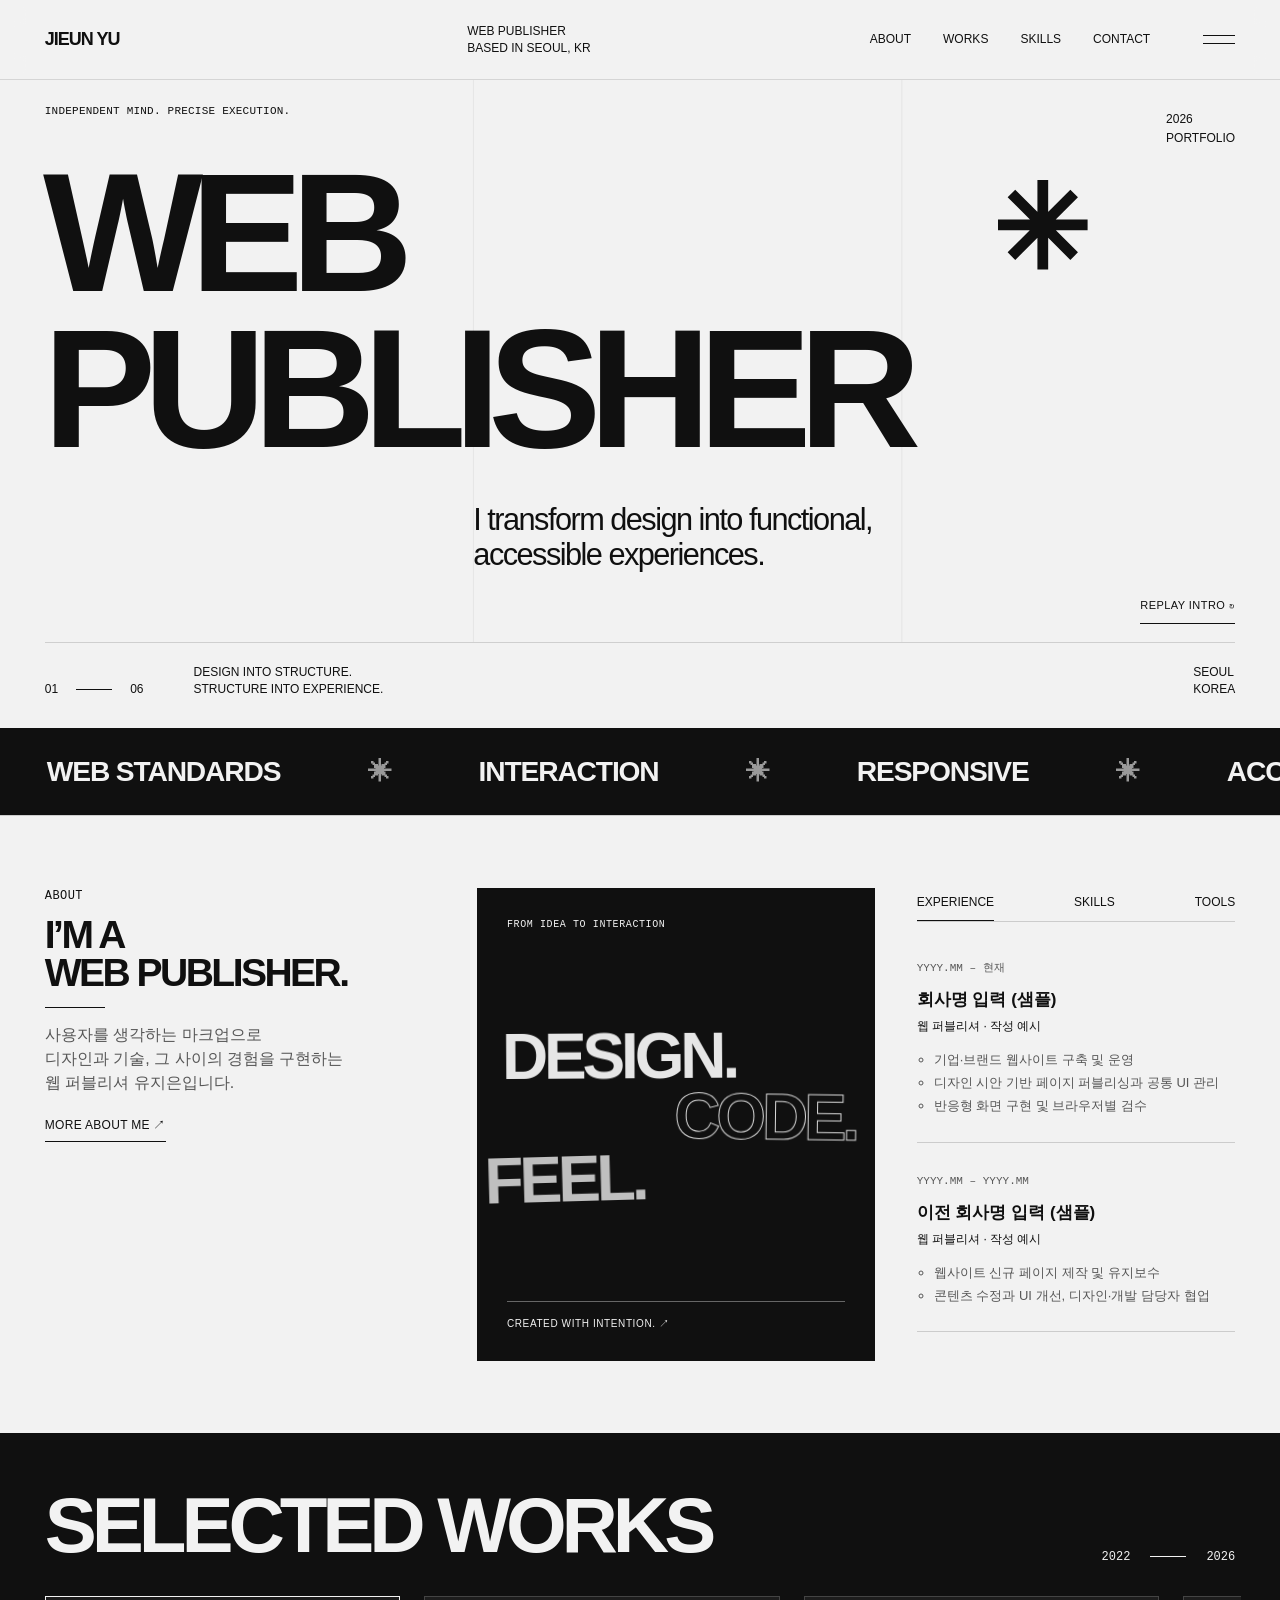
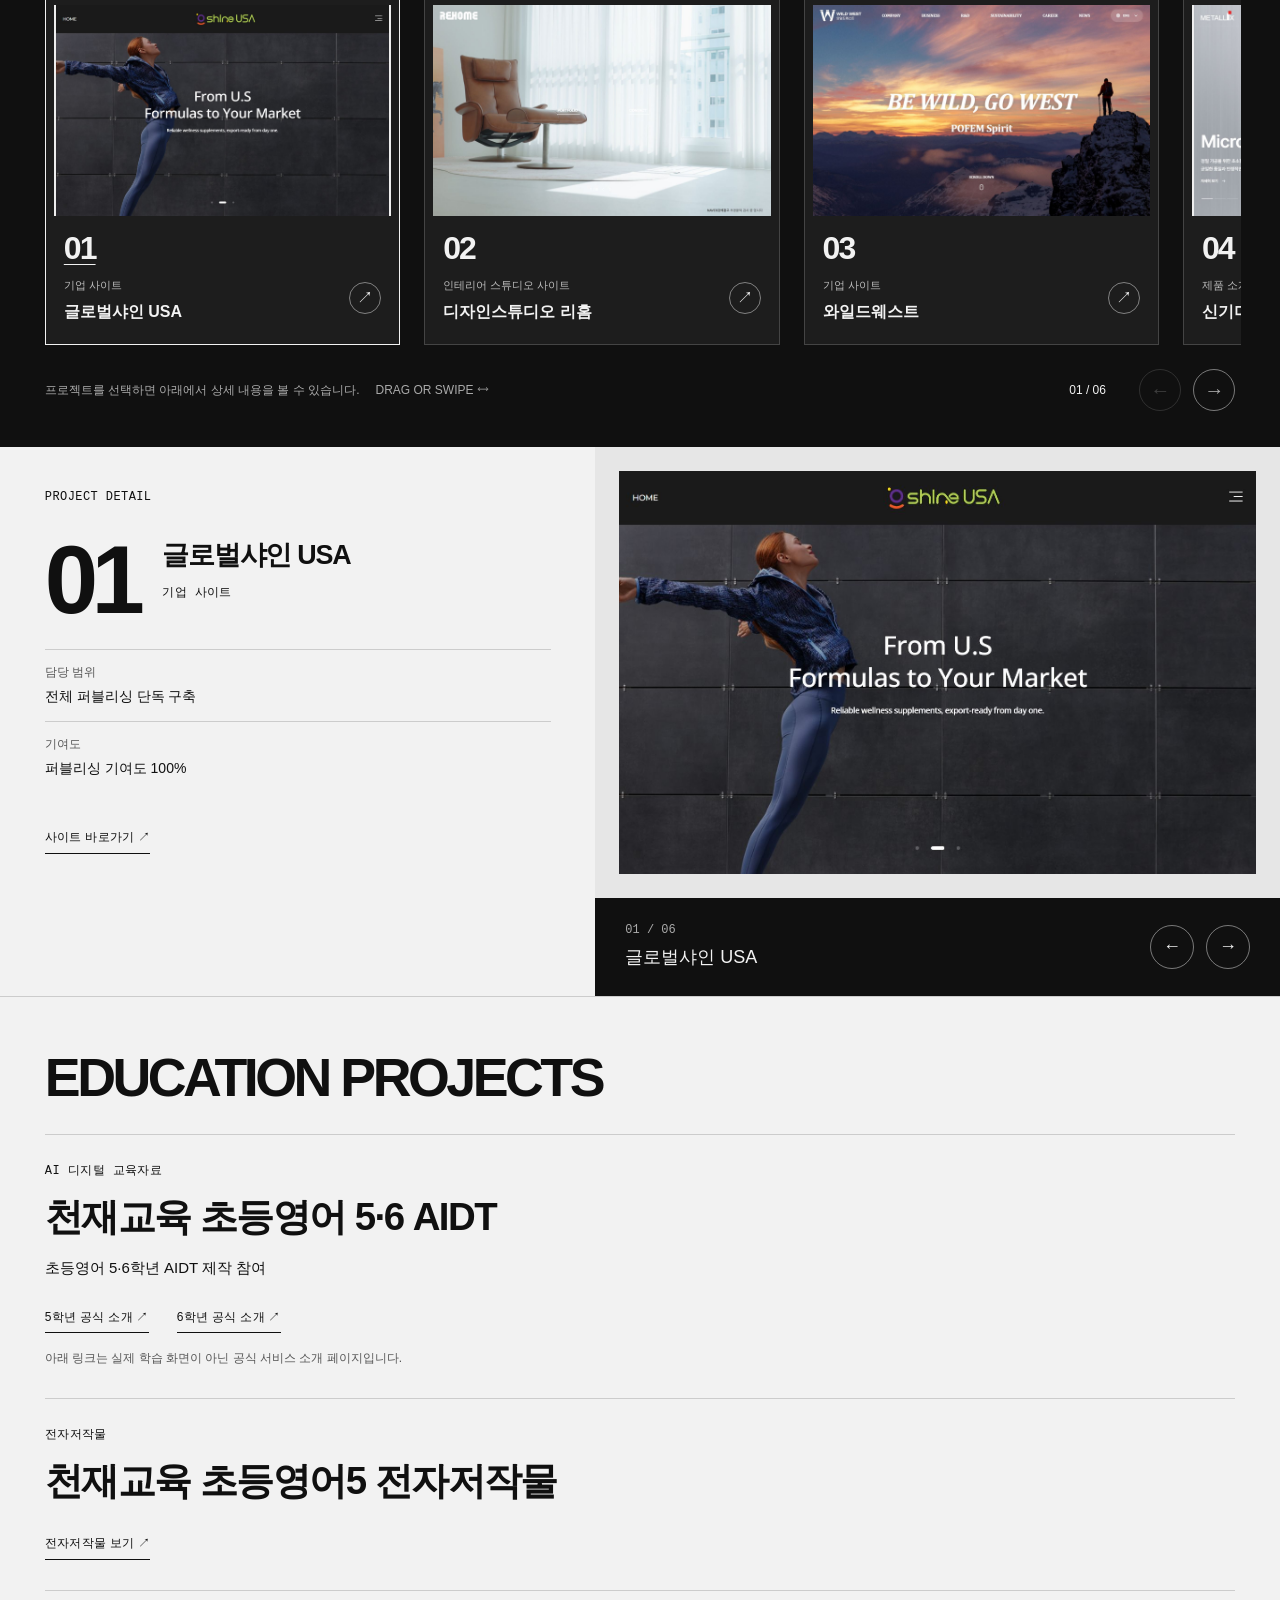
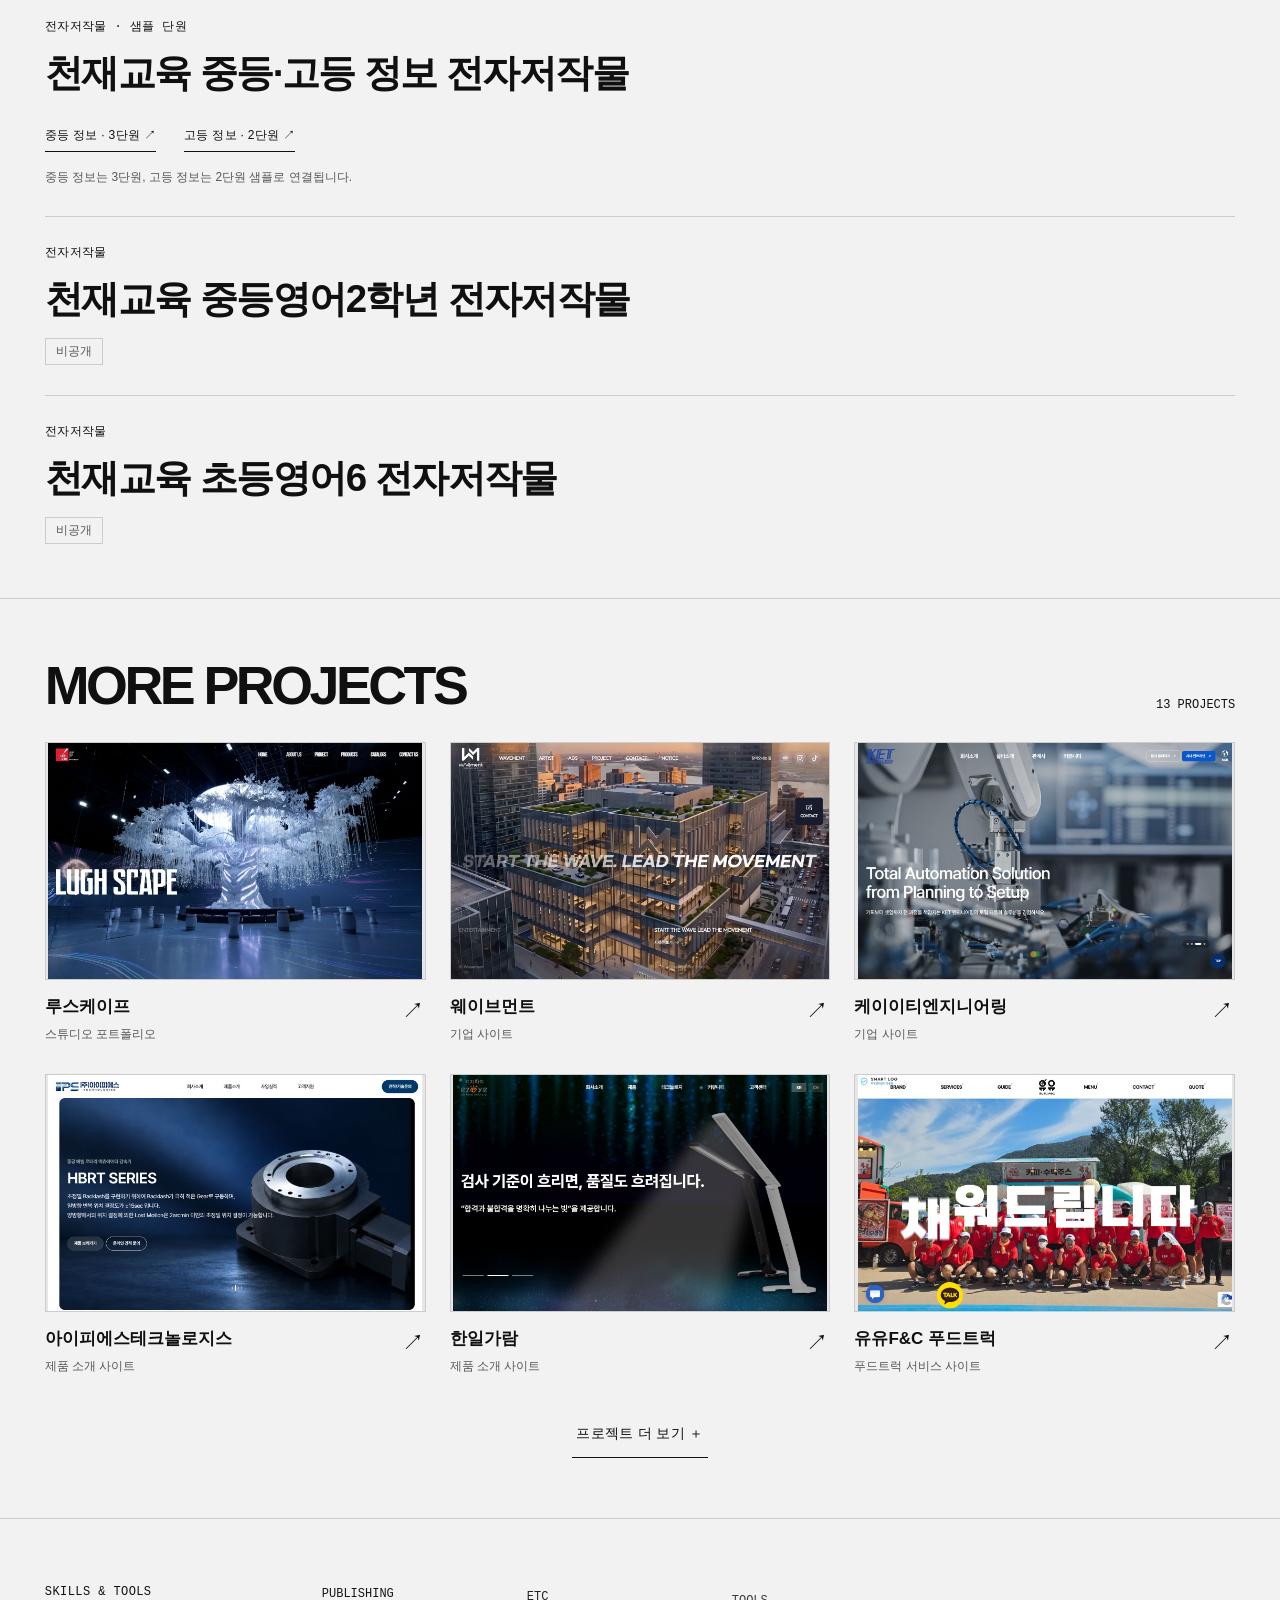
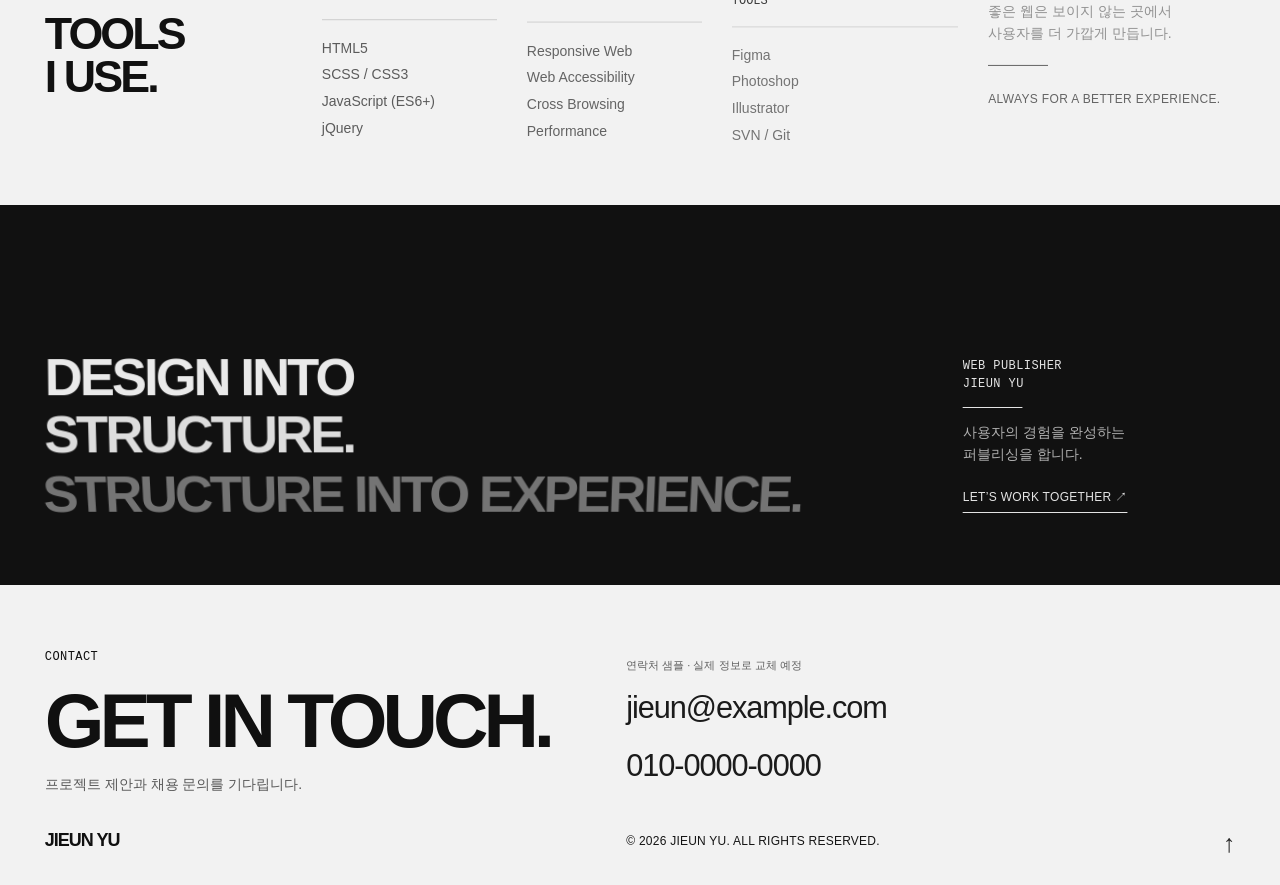
<file: index.html>
<!doctype html>
<html lang="ko"><head><meta charset="utf-8"><meta name="viewport" content="width=device-width,initial-scale=1"><title>JIEUN YU — Web Publisher</title><meta name="description" content="디자인과 기술, 그 사이의 경험을 구현하는 웹 퍼블리셔 유지은의 포트폴리오."><link rel="icon" href="data:image/svg+xml,%3Csvg xmlns='http://www.w3.org/2000/svg' viewBox='0 0 40 40'%3E%3Crect width='40' height='40' fill='%23111'/%3E%3Ctext x='5' y='29' fill='%23f3f1ec' font-family='Arial' font-size='25'%3EJY%3C/text%3E%3C/svg%3E"><link rel="stylesheet" href="css/style.css"></head>
<body><a class="skip-link" href="#main">본문으로 바로가기</a>
<header class="header"><a class="brand" href="#top">JIEUN YU</a><span class="header-role">WEB PUBLISHER<br>BASED IN SEOUL, KR</span><nav aria-label="주요 메뉴"><a href="#about">ABOUT</a><a href="#works">WORKS</a><a href="#skills">SKILLS</a><a href="#contact">CONTACT</a></nav><button class="menu-toggle" aria-label="전체 메뉴 열기" aria-expanded="false" aria-controls="menu-panel"><span></span><span></span></button><div id="menu-panel" hidden><a href="#about">About</a><a href="#works">Selected Works</a><a href="#featured">Project Detail</a><a href="#skills">Skills & Tools</a><a href="#contact">Contact</a></div></header>
<main id="main"><section class="hero" id="top" aria-labelledby="hero-title"><div class="hero-grid" aria-hidden="true"></div><svg class="hero-mark" viewBox="0 0 100 100" aria-hidden="true"><path d="M50 0V100M0 50H100M15 15L85 85M15 85L85 15" fill="none" stroke="currentColor" stroke-width="12"/></svg><span class="hero-kicker">INDEPENDENT MIND. PRECISE EXECUTION.</span><button class="motion-replay" type="button" hidden aria-label="타이포 모션 다시 보기">REPLAY INTRO ↻</button><div class="hero-content"><h1 id="hero-title"><span class="type-mask"><span class="hero-word">WEB</span></span><span class="type-mask"><span class="hero-word">PUBLISHER</span></span></h1><p class="hero-intro">I transform design into functional,<br> accessible experiences.</p></div><div class="hero-side"><span>2026<br>PORTFOLIO</span><a href="#about" aria-label="소개 섹션으로 이동"><span class="scroll-line"></span><span class="circle">↓</span><small>SCROLL</small></a></div><div class="hero-bottom"><span>01 <i></i> 06</span><p>DESIGN INTO STRUCTURE.<br>STRUCTURE INTO EXPERIENCE.</p><span>SEOUL<br>KOREA</span></div></section>
<div class="discipline-band" aria-hidden="true"><div class="discipline-track"><span>WEB STANDARDS</span><i>✳</i><span>INTERACTION</span><i>✳</i><span>RESPONSIVE</span><i>✳</i><span>ACCESSIBILITY</span><i>✳</i></div></div><section class="about section" id="about" aria-labelledby="about-title"><div class="about-intro"><span class="eyebrow">ABOUT</span><h2 id="about-title">I’M A<br>WEB PUBLISHER.</h2><span class="short-rule"></span><p>사용자를 생각하는 마크업으로<br>디자인과 기술, 그 사이의 경험을 구현하는<br>웹 퍼블리셔 유지은입니다.</p><a class="text-link" href="#about-panel">MORE ABOUT ME ↗</a></div><div class="about-type" aria-label="Design. Code. Experience."><span class="eyebrow">FROM IDEA TO INTERACTION</span><div aria-hidden="true"><span class="about-type-line">DESIGN.</span><span class="about-type-line outline-type">CODE.</span><span class="about-type-line">FEEL.</span></div><span class="type-signature">CREATED WITH INTENTION. ↗</span></div><div class="about-info"><div class="about-tabs" role="tablist" aria-label="소개 상세"><button role="tab" id="tab-experience" aria-selected="true" aria-controls="about-panel" data-tab="experience">EXPERIENCE</button><button role="tab" id="tab-skills" aria-selected="false" aria-controls="about-panel" tabindex="-1" data-tab="skills">SKILLS</button><button role="tab" id="tab-tools" aria-selected="false" aria-controls="about-panel" tabindex="-1" data-tab="tools">TOOLS</button></div><div id="about-panel" role="tabpanel" aria-labelledby="tab-experience" tabindex="0"><ol class="experience-list"><li><span>01</span><p>다양한 화면에서 일관된 경험<br>반응형 웹사이트 구축</p></li><li><span>02</span><p>웹 표준, 웹 접근성을 고려한 마크업<br>반응형 웹, 인터랙션 구현</p></li><li><span>03</span><p>사용자 경험을 고려한<br>유지보수 및 코드 개선</p></li></ol></div></div></section>
<section class="works section" id="works" aria-labelledby="works-title"><div class="works-heading"><h2 id="works-title">SELECTED WORKS</h2><span>2022 <i></i> 2026</span></div><div class="works-window"><div class="works-track">
</div></div><div class="works-foot"><span>프로젝트를 선택하면 아래에서 상세 내용을 볼 수 있습니다.</span><span>SCROLL TO EXPLORE ⟶</span></div></section>
<section class="featured" id="featured" aria-labelledby="featured-title"><div class="featured-copy"><span class="eyebrow">PROJECT DETAIL</span><div class="featured-title"><span class="feature-number" id="feature-number"></span><div><h2 id="featured-title"></h2><span class="eyebrow" id="feature-category"></span></div></div><div class="featured-description"><a class="text-link" id="feature-link">사이트 바로가기 ↗</a></div></div><div class="featured-image"><img id="feature-image" alt="" width="1440" height="900" loading="lazy"></div><div class="featured-aside" role="group" aria-label="프로젝트 탐색"><div class="feature-summary"><span class="feature-count" id="feature-count"></span><p id="feature-project-name"></p></div><div class="feature-controls"><button type="button" class="circle" id="feature-prev" aria-label="이전 프로젝트">←</button><button type="button" class="circle" id="feature-next" aria-label="다음 프로젝트">→</button></div><span class="sr-only" id="feature-status" role="status" aria-live="polite"></span></div></section>
<section class="more-projects section" id="more-projects" aria-labelledby="more-title"><div class="more-heading"><h2 id="more-title">MORE PROJECTS</h2><span>10 PROJECTS</span></div><div class="more-grid" id="more-grid"></div><button class="more-toggle text-link" type="button" aria-expanded="false" aria-controls="more-grid">프로젝트 더 보기 <span aria-hidden="true">＋</span></button><span class="sr-only" id="more-status" role="status"></span></section>
<noscript><p class="section">프로젝트 목록을 보려면 JavaScript를 활성화해 주세요.</p></noscript>
<section class="skills section" id="skills" aria-labelledby="skills-title"><div><span class="eyebrow">SKILLS & TOOLS</span><h2 id="skills-title">TOOLS<br>I USE.</h2></div><div><h3>PUBLISHING</h3><ul><li>HTML5</li><li>SCSS / CSS3</li><li>JavaScript (ES6+)</li><li>jQuery</li></ul></div><div><h3>ETC</h3><ul><li>Responsive Web</li><li>Web Accessibility</li><li>Cross Browsing</li><li>Performance</li></ul></div><div><h3>TOOLS</h3><ul><li>Figma</li><li>Photoshop</li><li>Illustrator</li><li>SVN / Git</li></ul></div><div class="skills-note"><p>좋은 웹은 보이지 않는 곳에서<br>사용자를 더 가깝게 만듭니다.</p><span class="short-rule"></span><small>ALWAYS FOR A BETTER EXPERIENCE.</small></div></section>
<section class="statement section" aria-labelledby="statement-title"><h2 id="statement-title">DESIGN INTO<br>STRUCTURE.<br>STRUCTURE INTO EXPERIENCE.</h2><div><span class="eyebrow">WEB PUBLISHER<br>JIEUN YU</span><span class="short-rule"></span><p>사용자의 경험을 완성하는<br>퍼블리싱을 합니다.</p><a class="text-link" href="#contact">LET’S WORK TOGETHER ↗</a></div></section>
<footer class="footer section" id="contact"><div class="contact-heading"><span class="eyebrow">CONTACT</span><h2>GET IN TOUCH.</h2><p>프로젝트 제안과 채용 문의를 기다립니다.</p></div><a class="brand" href="#top">JIEUN YU</a><span>© 2026 JIEUN YU. ALL RIGHTS RESERVED.</span><div id="contact-links"><span class="contact-pending">연락처 업데이트 예정</span></div><a href="#top" class="back-top" aria-label="맨 위로 이동">↑</a></footer></main><div class="cursor" aria-hidden="true">VIEW ↗</div><script src="js/content.js"></script><script src="vendor/gsap.min.js"></script><script src="vendor/ScrollTrigger.min.js"></script><script src="js/main.js"></script></body></html>
</file>
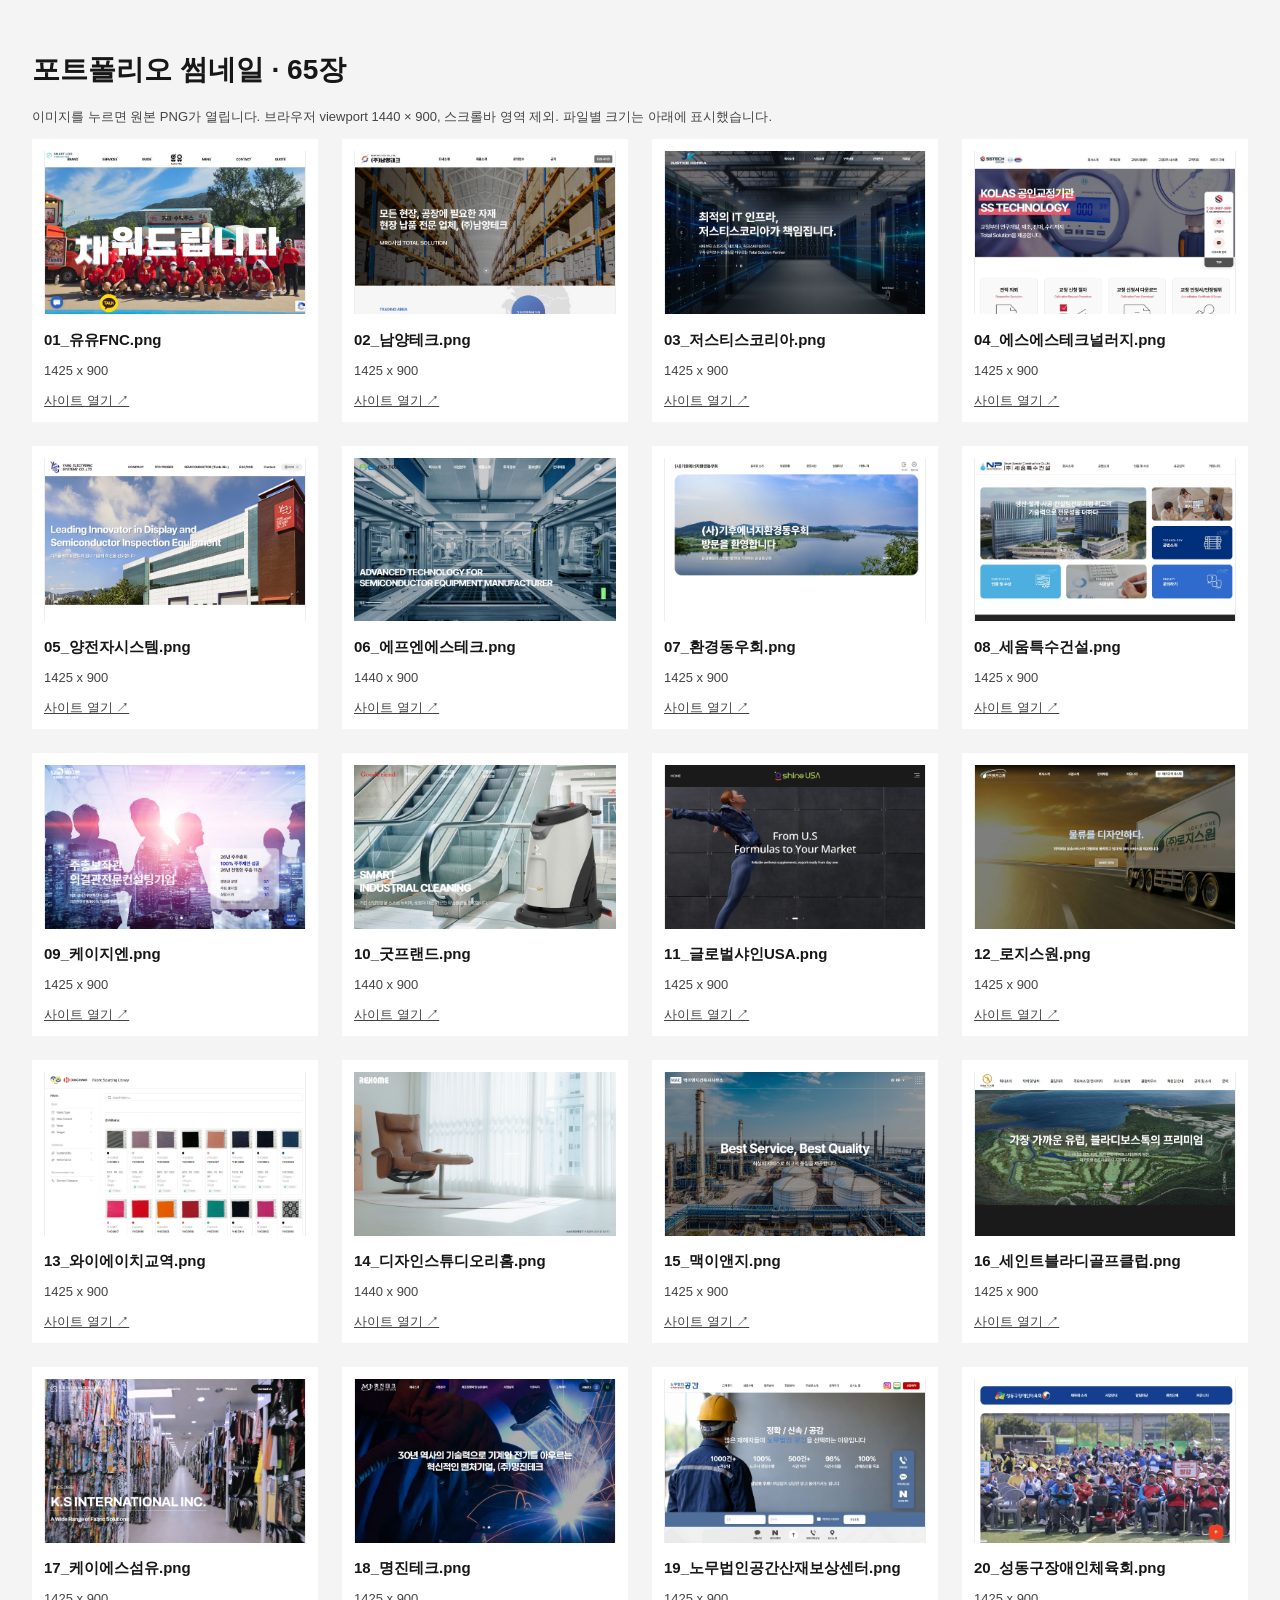
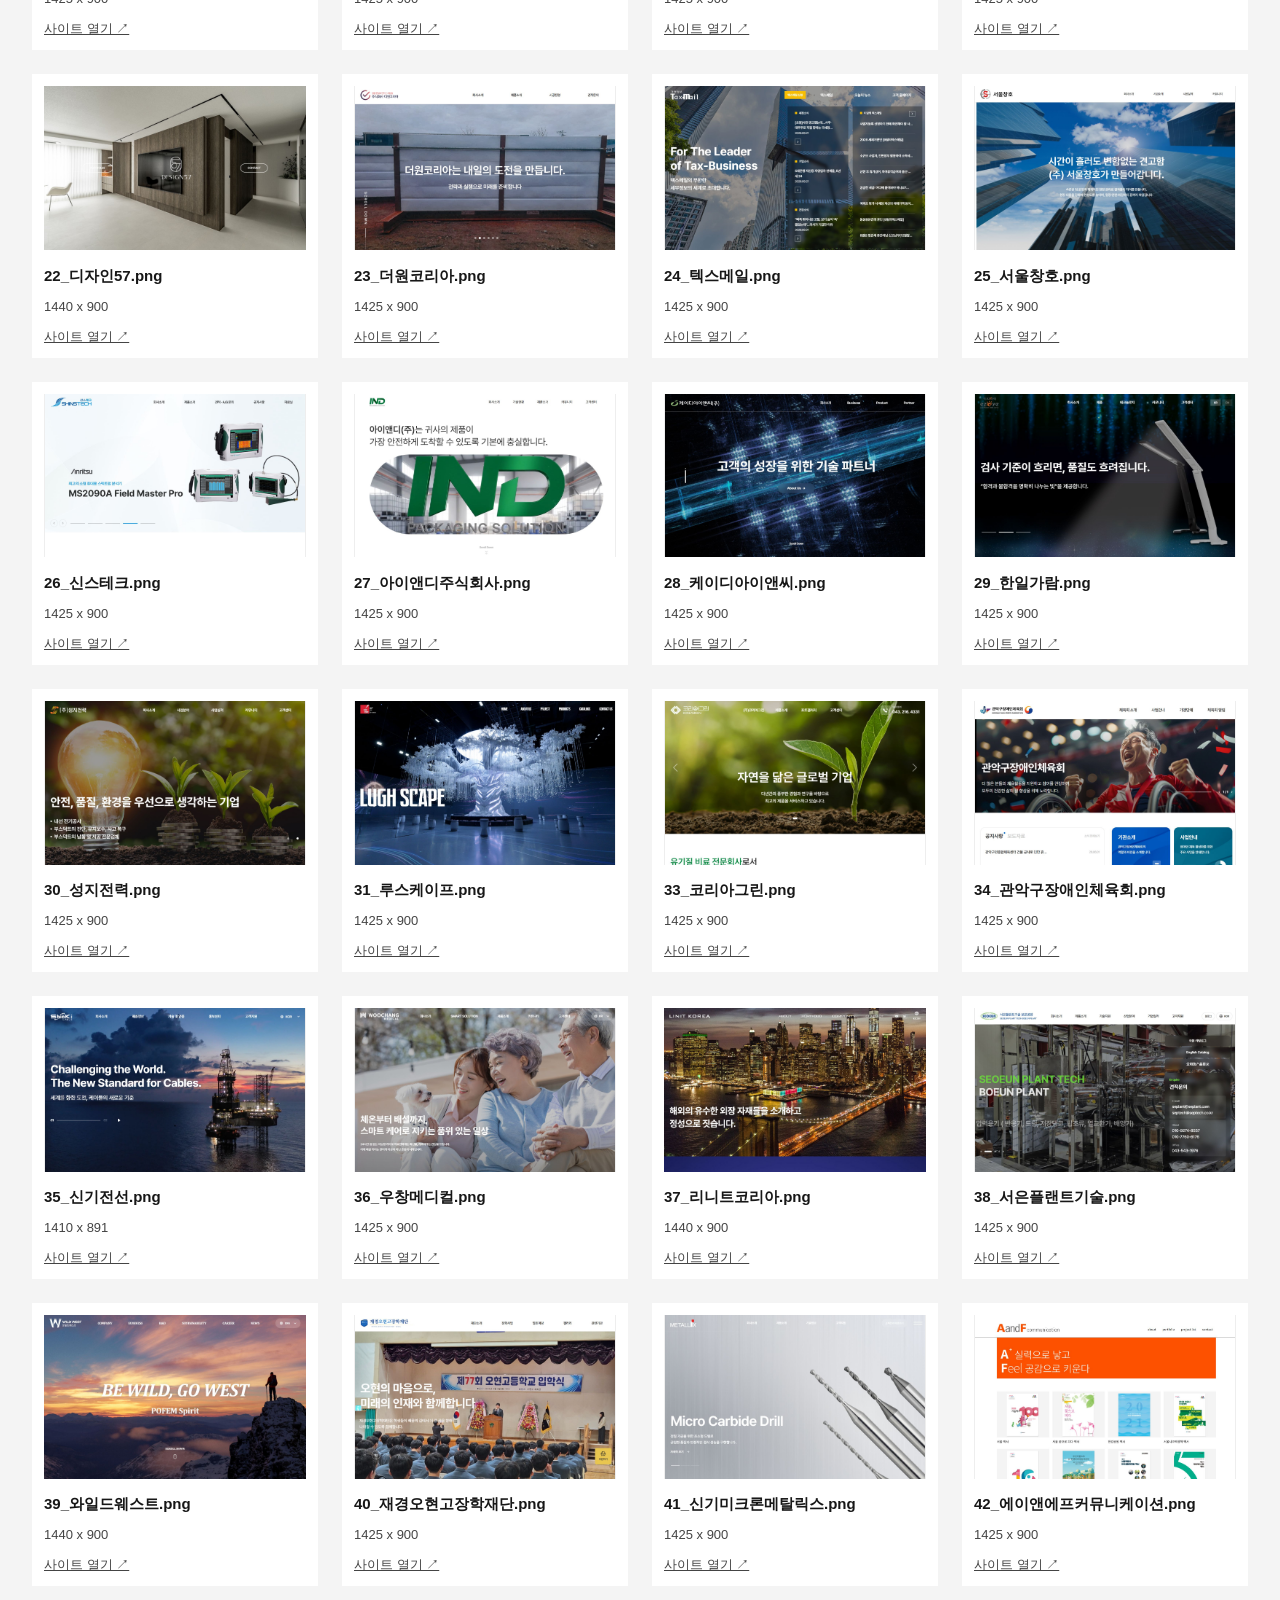
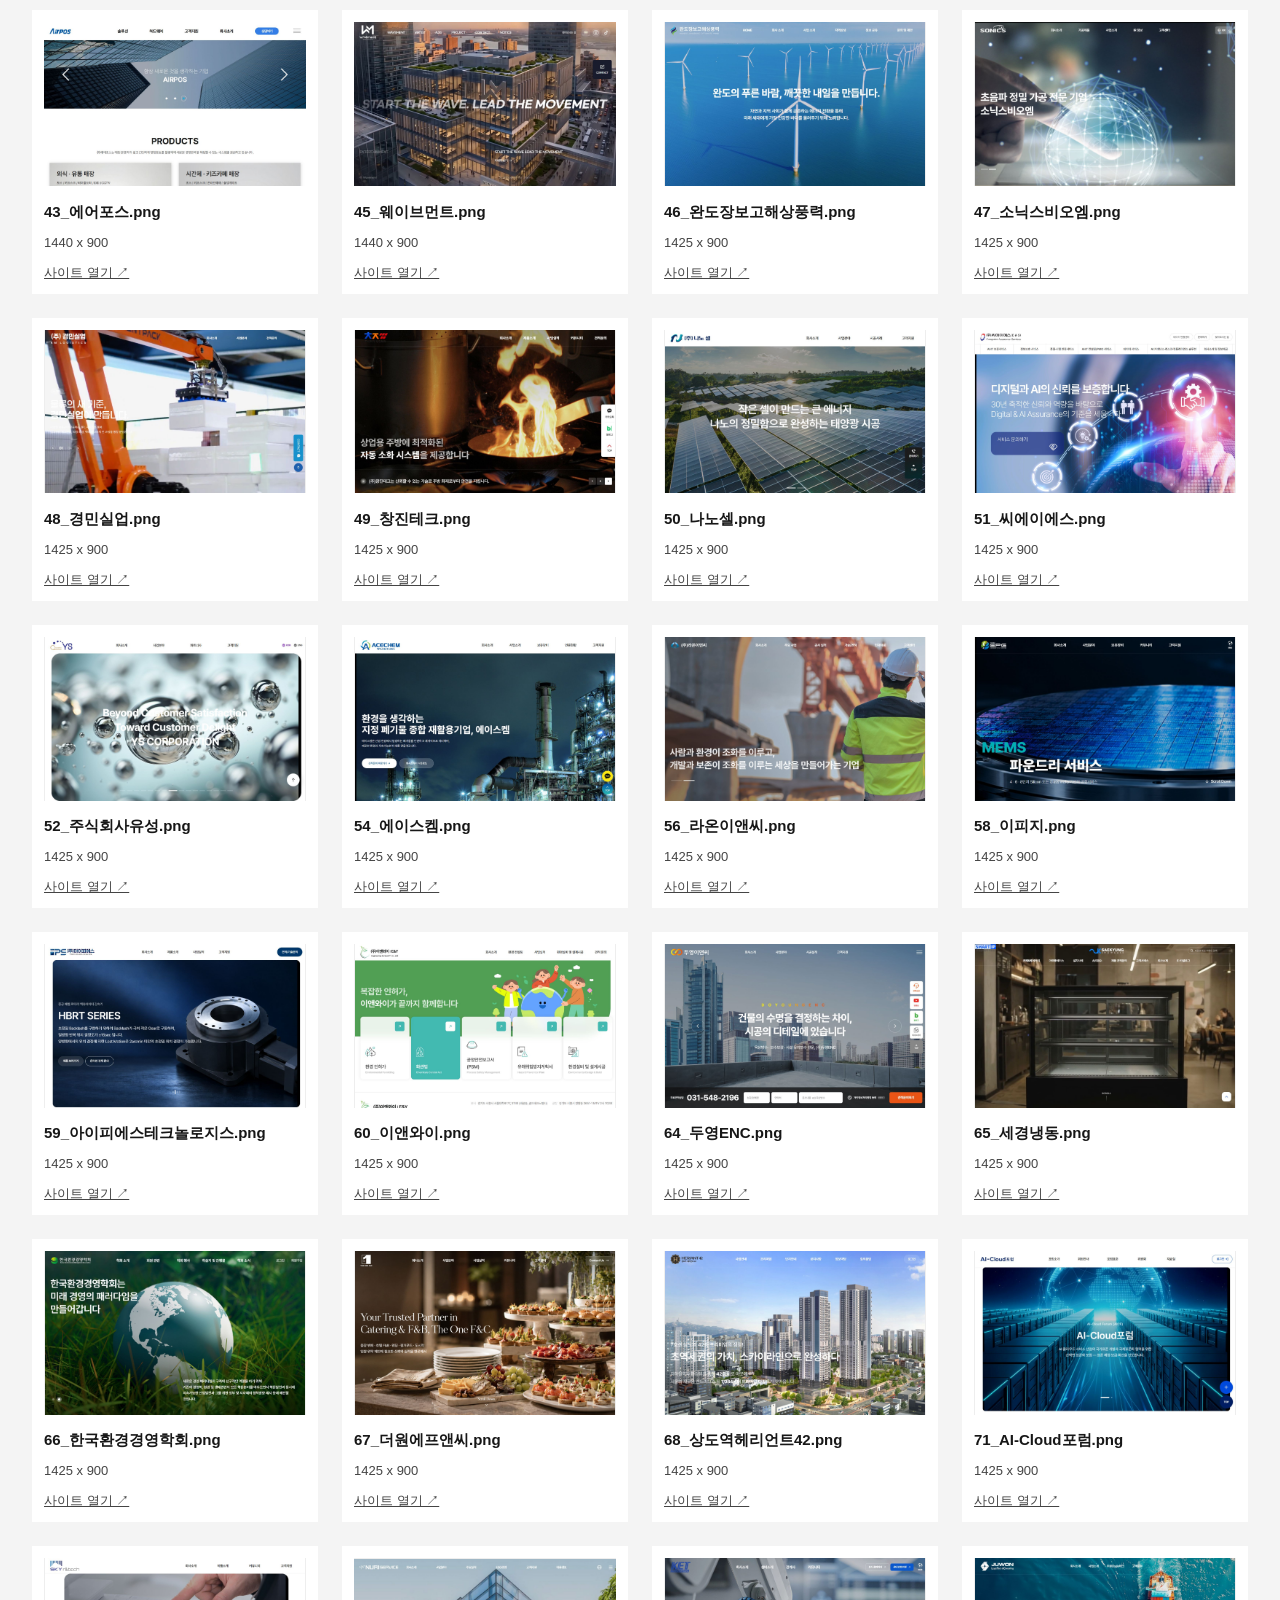
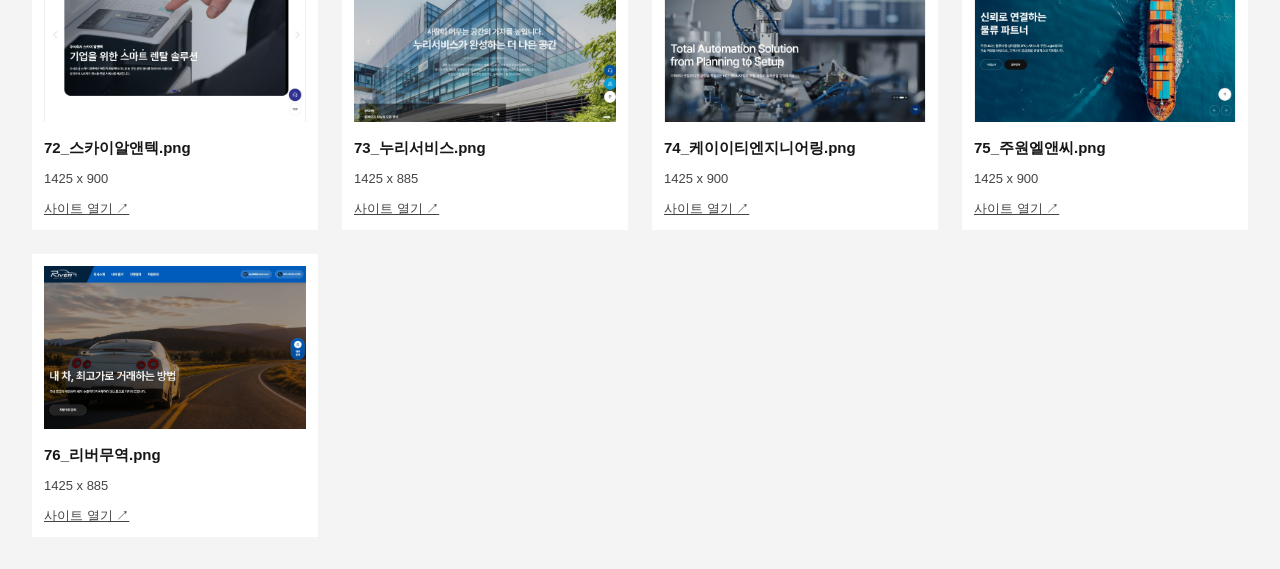
<file: images/portfolio-thumbnails/index.html>
<!doctype html><html lang='ko'><meta charset='utf-8'><meta name='viewport' content='width=device-width,initial-scale=1'><title>포트폴리오 썸네일 65장</title><style>body{margin:0;padding:32px;background:#f4f4f4;color:#171717;font-family:Arial,sans-serif}h1{font-size:28px}main{display:grid;grid-template-columns:repeat(auto-fit,minmax(280px,1fr));gap:24px}article{background:#fff;padding:12px}img{width:100%;aspect-ratio:1.6;object-fit:contain;background:#eee}h2{font-size:15px;overflow-wrap:anywhere}p,a{font-size:13px;color:#444}</style><h1>포트폴리오 썸네일 · 65장</h1><p>이미지를 누르면 원본 PNG가 열립니다. 브라우저 viewport 1440 × 900, 스크롤바 영역 제외. 파일별 크기는 아래에 표시했습니다.</p><main><article><a href='01_유유FNC.png'><img src='01_유유FNC.png' loading='lazy' alt='01_유유FNC.png'></a><h2>01_유유FNC.png</h2><p>1425 x 900</p><a href='https://eueu.co.kr/' target='_blank' rel='noopener'>사이트 열기 ↗</a></article>
<article><a href='02_남양테크.png'><img src='02_남양테크.png' loading='lazy' alt='02_남양테크.png'></a><h2>02_남양테크.png</h2><p>1425 x 900</p><a href='https://namyangtech.kr/' target='_blank' rel='noopener'>사이트 열기 ↗</a></article>
<article><a href='03_저스티스코리아.png'><img src='03_저스티스코리아.png' loading='lazy' alt='03_저스티스코리아.png'></a><h2>03_저스티스코리아.png</h2><p>1425 x 900</p><a href='https://www.justicekorea.co.kr/' target='_blank' rel='noopener'>사이트 열기 ↗</a></article>
<article><a href='04_에스에스테크널러지.png'><img src='04_에스에스테크널러지.png' loading='lazy' alt='04_에스에스테크널러지.png'></a><h2>04_에스에스테크널러지.png</h2><p>1425 x 900</p><a href='https://www.sscal.co.kr/' target='_blank' rel='noopener'>사이트 열기 ↗</a></article>
<article><a href='05_양전자시스템.png'><img src='05_양전자시스템.png' loading='lazy' alt='05_양전자시스템.png'></a><h2>05_양전자시스템.png</h2><p>1425 x 900</p><a href='https://www.yangsys.com/' target='_blank' rel='noopener'>사이트 열기 ↗</a></article>
<article><a href='06_에프엔에스테크.png'><img src='06_에프엔에스테크.png' loading='lazy' alt='06_에프엔에스테크.png'></a><h2>06_에프엔에스테크.png</h2><p>1440 x 900</p><a href='https://www.fnstech.com/' target='_blank' rel='noopener'>사이트 열기 ↗</a></article>
<article><a href='07_환경동우회.png'><img src='07_환경동우회.png' loading='lazy' alt='07_환경동우회.png'></a><h2>07_환경동우회.png</h2><p>1425 x 900</p><a href='https://www.mesenior.com/' target='_blank' rel='noopener'>사이트 열기 ↗</a></article>
<article><a href='08_세움특수건설.png'><img src='08_세움특수건설.png' loading='lazy' alt='08_세움특수건설.png'></a><h2>08_세움특수건설.png</h2><p>1425 x 900</p><a href='https://seumwater.com/' target='_blank' rel='noopener'>사이트 열기 ↗</a></article>
<article><a href='09_케이지엔.png'><img src='09_케이지엔.png' loading='lazy' alt='09_케이지엔.png'></a><h2>09_케이지엔.png</h2><p>1425 x 900</p><a href='https://kgntop.com/' target='_blank' rel='noopener'>사이트 열기 ↗</a></article>
<article><a href='10_굿프랜드.png'><img src='10_굿프랜드.png' loading='lazy' alt='10_굿프랜드.png'></a><h2>10_굿프랜드.png</h2><p>1440 x 900</p><a href='https://igoodfriend.com/' target='_blank' rel='noopener'>사이트 열기 ↗</a></article>
<article><a href='11_글로벌샤인USA.png'><img src='11_글로벌샤인USA.png' loading='lazy' alt='11_글로벌샤인USA.png'></a><h2>11_글로벌샤인USA.png</h2><p>1425 x 900</p><a href='https://gshineusa.com/' target='_blank' rel='noopener'>사이트 열기 ↗</a></article>
<article><a href='12_로지스원.png'><img src='12_로지스원.png' loading='lazy' alt='12_로지스원.png'></a><h2>12_로지스원.png</h2><p>1425 x 900</p><a href='https://logisone.kr/' target='_blank' rel='noopener'>사이트 열기 ↗</a></article>
<article><a href='13_와이에이치교역.png'><img src='13_와이에이치교역.png' loading='lazy' alt='13_와이에이치교역.png'></a><h2>13_와이에이치교역.png</h2><p>1425 x 900</p><a href='https://yhlibrary.co.kr/' target='_blank' rel='noopener'>사이트 열기 ↗</a></article>
<article><a href='14_디자인스튜디오리홈.png'><img src='14_디자인스튜디오리홈.png' loading='lazy' alt='14_디자인스튜디오리홈.png'></a><h2>14_디자인스튜디오리홈.png</h2><p>1440 x 900</p><a href='https://xn--oy2b663c.com/' target='_blank' rel='noopener'>사이트 열기 ↗</a></article>
<article><a href='15_맥이앤지.png'><img src='15_맥이앤지.png' loading='lazy' alt='15_맥이앤지.png'></a><h2>15_맥이앤지.png</h2><p>1425 x 900</p><a href='https://maceng.kr/' target='_blank' rel='noopener'>사이트 열기 ↗</a></article>
<article><a href='16_세인트블라디골프클럽.png'><img src='16_세인트블라디골프클럽.png' loading='lazy' alt='16_세인트블라디골프클럽.png'></a><h2>16_세인트블라디골프클럽.png</h2><p>1425 x 900</p><a href='https://www.ruskoclub.com/' target='_blank' rel='noopener'>사이트 열기 ↗</a></article>
<article><a href='17_케이에스섬유.png'><img src='17_케이에스섬유.png' loading='lazy' alt='17_케이에스섬유.png'></a><h2>17_케이에스섬유.png</h2><p>1425 x 900</p><a href='https://kstex.co.kr/' target='_blank' rel='noopener'>사이트 열기 ↗</a></article>
<article><a href='18_명진테크.png'><img src='18_명진테크.png' loading='lazy' alt='18_명진테크.png'></a><h2>18_명진테크.png</h2><p>1425 x 900</p><a href='https://mjteck.com/' target='_blank' rel='noopener'>사이트 열기 ↗</a></article>
<article><a href='19_노무법인공간산재보상센터.png'><img src='19_노무법인공간산재보상센터.png' loading='lazy' alt='19_노무법인공간산재보상센터.png'></a><h2>19_노무법인공간산재보상센터.png</h2><p>1425 x 900</p><a href='https://spacesanjae.co.kr/' target='_blank' rel='noopener'>사이트 열기 ↗</a></article>
<article><a href='20_성동구장애인체육회.png'><img src='20_성동구장애인체육회.png' loading='lazy' alt='20_성동구장애인체육회.png'></a><h2>20_성동구장애인체육회.png</h2><p>1425 x 900</p><a href='https://www.sdpsa.or.kr/' target='_blank' rel='noopener'>사이트 열기 ↗</a></article>
<article><a href='22_디자인57.png'><img src='22_디자인57.png' loading='lazy' alt='22_디자인57.png'></a><h2>22_디자인57.png</h2><p>1440 x 900</p><a href='https://www.xn--57-oh7ip12dod.com/' target='_blank' rel='noopener'>사이트 열기 ↗</a></article>
<article><a href='23_더원코리아.png'><img src='23_더원코리아.png' loading='lazy' alt='23_더원코리아.png'></a><h2>23_더원코리아.png</h2><p>1425 x 900</p><a href='https://www.twktwk.co.kr/' target='_blank' rel='noopener'>사이트 열기 ↗</a></article>
<article><a href='24_텍스메일.png'><img src='24_텍스메일.png' loading='lazy' alt='24_텍스메일.png'></a><h2>24_텍스메일.png</h2><p>1425 x 900</p><a href='https://taxmail.co.kr/' target='_blank' rel='noopener'>사이트 열기 ↗</a></article>
<article><a href='25_서울창호.png'><img src='25_서울창호.png' loading='lazy' alt='25_서울창호.png'></a><h2>25_서울창호.png</h2><p>1425 x 900</p><a href='https://www.seoul.ink/' target='_blank' rel='noopener'>사이트 열기 ↗</a></article>
<article><a href='26_신스테크.png'><img src='26_신스테크.png' loading='lazy' alt='26_신스테크.png'></a><h2>26_신스테크.png</h2><p>1425 x 900</p><a href='https://shinstech.co.kr/' target='_blank' rel='noopener'>사이트 열기 ↗</a></article>
<article><a href='27_아이앤디주식회사.png'><img src='27_아이앤디주식회사.png' loading='lazy' alt='27_아이앤디주식회사.png'></a><h2>27_아이앤디주식회사.png</h2><p>1425 x 900</p><a href='https://idibc.kr/' target='_blank' rel='noopener'>사이트 열기 ↗</a></article>
<article><a href='28_케이디아이앤씨.png'><img src='28_케이디아이앤씨.png' loading='lazy' alt='28_케이디아이앤씨.png'></a><h2>28_케이디아이앤씨.png</h2><p>1425 x 900</p><a href='https://kodonet.co.kr/' target='_blank' rel='noopener'>사이트 열기 ↗</a></article>
<article><a href='29_한일가람.png'><img src='29_한일가람.png' loading='lazy' alt='29_한일가람.png'></a><h2>29_한일가람.png</h2><p>1425 x 900</p><a href='https://hanillight.co.kr/' target='_blank' rel='noopener'>사이트 열기 ↗</a></article>
<article><a href='30_성지전력.png'><img src='30_성지전력.png' loading='lazy' alt='30_성지전력.png'></a><h2>30_성지전력.png</h2><p>1425 x 900</p><a href='https://sungjipower.kr/' target='_blank' rel='noopener'>사이트 열기 ↗</a></article>
<article><a href='31_루스케이프.png'><img src='31_루스케이프.png' loading='lazy' alt='31_루스케이프.png'></a><h2>31_루스케이프.png</h2><p>1425 x 900</p><a href='https://lughscape.com/' target='_blank' rel='noopener'>사이트 열기 ↗</a></article>
<article><a href='33_코리아그린.png'><img src='33_코리아그린.png' loading='lazy' alt='33_코리아그린.png'></a><h2>33_코리아그린.png</h2><p>1425 x 900</p><a href='https://koreagreen.kr/' target='_blank' rel='noopener'>사이트 열기 ↗</a></article>
<article><a href='34_관악구장애인체육회.png'><img src='34_관악구장애인체육회.png' loading='lazy' alt='34_관악구장애인체육회.png'></a><h2>34_관악구장애인체육회.png</h2><p>1425 x 900</p><a href='https://gwsad.co.kr/' target='_blank' rel='noopener'>사이트 열기 ↗</a></article>
<article><a href='35_신기전선.png'><img src='35_신기전선.png' loading='lazy' alt='35_신기전선.png'></a><h2>35_신기전선.png</h2><p>1410 x 891</p><a href='https://www.shinkicable.com/main' target='_blank' rel='noopener'>사이트 열기 ↗</a></article>
<article><a href='36_우창메디컬.png'><img src='36_우창메디컬.png' loading='lazy' alt='36_우창메디컬.png'></a><h2>36_우창메디컬.png</h2><p>1425 x 900</p><a href='https://woochangmed.com/main' target='_blank' rel='noopener'>사이트 열기 ↗</a></article>
<article><a href='37_리니트코리아.png'><img src='37_리니트코리아.png' loading='lazy' alt='37_리니트코리아.png'></a><h2>37_리니트코리아.png</h2><p>1440 x 900</p><a href='https://linit.co.kr/main' target='_blank' rel='noopener'>사이트 열기 ↗</a></article>
<article><a href='38_서은플랜트기술.png'><img src='38_서은플랜트기술.png' loading='lazy' alt='38_서은플랜트기술.png'></a><h2>38_서은플랜트기술.png</h2><p>1425 x 900</p><a href='https://www.septech.co.kr/main' target='_blank' rel='noopener'>사이트 열기 ↗</a></article>
<article><a href='39_와일드웨스트.png'><img src='39_와일드웨스트.png' loading='lazy' alt='39_와일드웨스트.png'></a><h2>39_와일드웨스트.png</h2><p>1440 x 900</p><a href='https://wildwest.kr/main' target='_blank' rel='noopener'>사이트 열기 ↗</a></article>
<article><a href='40_재경오현고장학재단.png'><img src='40_재경오현고장학재단.png' loading='lazy' alt='40_재경오현고장학재단.png'></a><h2>40_재경오현고장학재단.png</h2><p>1425 x 900</p><a href='https://olfs.or.kr/main' target='_blank' rel='noopener'>사이트 열기 ↗</a></article>
<article><a href='41_신기미크론메탈릭스.png'><img src='41_신기미크론메탈릭스.png' loading='lazy' alt='41_신기미크론메탈릭스.png'></a><h2>41_신기미크론메탈릭스.png</h2><p>1425 x 900</p><a href='https://metallixkorea.com/' target='_blank' rel='noopener'>사이트 열기 ↗</a></article>
<article><a href='42_에이앤에프커뮤니케이션.png'><img src='42_에이앤에프커뮤니케이션.png' loading='lazy' alt='42_에이앤에프커뮤니케이션.png'></a><h2>42_에이앤에프커뮤니케이션.png</h2><p>1425 x 900</p><a href='https://aandf-ad.co.kr/' target='_blank' rel='noopener'>사이트 열기 ↗</a></article>
<article><a href='43_에어포스.png'><img src='43_에어포스.png' loading='lazy' alt='43_에어포스.png'></a><h2>43_에어포스.png</h2><p>1440 x 900</p><a href='https://www.airpos.co.kr/' target='_blank' rel='noopener'>사이트 열기 ↗</a></article>
<article><a href='45_웨이브먼트.png'><img src='45_웨이브먼트.png' loading='lazy' alt='45_웨이브먼트.png'></a><h2>45_웨이브먼트.png</h2><p>1440 x 900</p><a href='https://wavement.co.kr/' target='_blank' rel='noopener'>사이트 열기 ↗</a></article>
<article><a href='46_완도장보고해상풍력.png'><img src='46_완도장보고해상풍력.png' loading='lazy' alt='46_완도장보고해상풍력.png'></a><h2>46_완도장보고해상풍력.png</h2><p>1425 x 900</p><a href='https://www.wandojangbogowind.co.kr/' target='_blank' rel='noopener'>사이트 열기 ↗</a></article>
<article><a href='47_소닉스비오엠.png'><img src='47_소닉스비오엠.png' loading='lazy' alt='47_소닉스비오엠.png'></a><h2>47_소닉스비오엠.png</h2><p>1425 x 900</p><a href='https://sonicskorea.com/main' target='_blank' rel='noopener'>사이트 열기 ↗</a></article>
<article><a href='48_경민실업.png'><img src='48_경민실업.png' loading='lazy' alt='48_경민실업.png'></a><h2>48_경민실업.png</h2><p>1425 x 900</p><a href='https://kmlogistics.kr/main' target='_blank' rel='noopener'>사이트 열기 ↗</a></article>
<article><a href='49_창진테크.png'><img src='49_창진테크.png' loading='lazy' alt='49_창진테크.png'></a><h2>49_창진테크.png</h2><p>1425 x 900</p><a href='https://cjt119.com/main' target='_blank' rel='noopener'>사이트 열기 ↗</a></article>
<article><a href='50_나노셀.png'><img src='50_나노셀.png' loading='lazy' alt='50_나노셀.png'></a><h2>50_나노셀.png</h2><p>1425 x 900</p><a href='https://nanocell.co.kr/main' target='_blank' rel='noopener'>사이트 열기 ↗</a></article>
<article><a href='51_씨에이에스.png'><img src='51_씨에이에스.png' loading='lazy' alt='51_씨에이에스.png'></a><h2>51_씨에이에스.png</h2><p>1425 x 900</p><a href='https://www.casit.co.kr/main' target='_blank' rel='noopener'>사이트 열기 ↗</a></article>
<article><a href='52_주식회사유성.png'><img src='52_주식회사유성.png' loading='lazy' alt='52_주식회사유성.png'></a><h2>52_주식회사유성.png</h2><p>1425 x 900</p><a href='https://yscorporation.co.kr/main' target='_blank' rel='noopener'>사이트 열기 ↗</a></article>
<article><a href='54_에이스켐.png'><img src='54_에이스켐.png' loading='lazy' alt='54_에이스켐.png'></a><h2>54_에이스켐.png</h2><p>1425 x 900</p><a href='https://acechem.net/main' target='_blank' rel='noopener'>사이트 열기 ↗</a></article>
<article><a href='56_라온이앤씨.png'><img src='56_라온이앤씨.png' loading='lazy' alt='56_라온이앤씨.png'></a><h2>56_라온이앤씨.png</h2><p>1425 x 900</p><a href='https://www.raon-enc.com/main' target='_blank' rel='noopener'>사이트 열기 ↗</a></article>
<article><a href='58_이피지.png'><img src='58_이피지.png' loading='lazy' alt='58_이피지.png'></a><h2>58_이피지.png</h2><p>1425 x 900</p><a href='https://www.e-pg.co.kr/main' target='_blank' rel='noopener'>사이트 열기 ↗</a></article>
<article><a href='59_아이피에스테크놀로지스.png'><img src='59_아이피에스테크놀로지스.png' loading='lazy' alt='59_아이피에스테크놀로지스.png'></a><h2>59_아이피에스테크놀로지스.png</h2><p>1425 x 900</p><a href='https://www.ips-korea.com/main' target='_blank' rel='noopener'>사이트 열기 ↗</a></article>
<article><a href='60_이앤와이.png'><img src='60_이앤와이.png' loading='lazy' alt='60_이앤와이.png'></a><h2>60_이앤와이.png</h2><p>1425 x 900</p><a href='https://www.enyeng.com/main' target='_blank' rel='noopener'>사이트 열기 ↗</a></article>
<article><a href='64_두영ENC.png'><img src='64_두영ENC.png' loading='lazy' alt='64_두영ENC.png'></a><h2>64_두영ENC.png</h2><p>1425 x 900</p><a href='https://doyoungenc.co.kr/main' target='_blank' rel='noopener'>사이트 열기 ↗</a></article>
<article><a href='65_세경냉동.png'><img src='65_세경냉동.png' loading='lazy' alt='65_세경냉동.png'></a><h2>65_세경냉동.png</h2><p>1425 x 900</p><a href='https://skice.kr/main' target='_blank' rel='noopener'>사이트 열기 ↗</a></article>
<article><a href='66_한국환경경영학회.png'><img src='66_한국환경경영학회.png' loading='lazy' alt='66_한국환경경영학회.png'></a><h2>66_한국환경경영학회.png</h2><p>1425 x 900</p><a href='https://www.kema.or.kr/main' target='_blank' rel='noopener'>사이트 열기 ↗</a></article>
<article><a href='67_더원에프앤씨.png'><img src='67_더원에프앤씨.png' loading='lazy' alt='67_더원에프앤씨.png'></a><h2>67_더원에프앤씨.png</h2><p>1425 x 900</p><a href='https://www.theonefnc.com/main' target='_blank' rel='noopener'>사이트 열기 ↗</a></article>
<article><a href='68_상도역헤리언트42.png'><img src='68_상도역헤리언트42.png' loading='lazy' alt='68_상도역헤리언트42.png'></a><h2>68_상도역헤리언트42.png</h2><p>1425 x 900</p><a href='https://www.xn--42-vn6i88q7yj7vhtkam78fzkg.com/main' target='_blank' rel='noopener'>사이트 열기 ↗</a></article>
<article><a href='71_AI-Cloud포럼.png'><img src='71_AI-Cloud포럼.png' loading='lazy' alt='71_AI-Cloud포럼.png'></a><h2>71_AI-Cloud포럼.png</h2><p>1425 x 900</p><a href='https://aicf.kr/main' target='_blank' rel='noopener'>사이트 열기 ↗</a></article>
<article><a href='72_스카이알앤텍.png'><img src='72_스카이알앤텍.png' loading='lazy' alt='72_스카이알앤텍.png'></a><h2>72_스카이알앤텍.png</h2><p>1425 x 900</p><a href='https://skyrntech.com/main' target='_blank' rel='noopener'>사이트 열기 ↗</a></article>
<article><a href='73_누리서비스.png'><img src='73_누리서비스.png' loading='lazy' alt='73_누리서비스.png'></a><h2>73_누리서비스.png</h2><p>1425 x 885</p><a href='https://nurims.co.kr/main' target='_blank' rel='noopener'>사이트 열기 ↗</a></article>
<article><a href='74_케이이티엔지니어링.png'><img src='74_케이이티엔지니어링.png' loading='lazy' alt='74_케이이티엔지니어링.png'></a><h2>74_케이이티엔지니어링.png</h2><p>1425 x 900</p><a href='https://kete.co.kr/main' target='_blank' rel='noopener'>사이트 열기 ↗</a></article>
<article><a href='75_주원엘앤씨.png'><img src='75_주원엘앤씨.png' loading='lazy' alt='75_주원엘앤씨.png'></a><h2>75_주원엘앤씨.png</h2><p>1425 x 900</p><a href='https://juwonlnc.com/main' target='_blank' rel='noopener'>사이트 열기 ↗</a></article>
<article><a href='76_리버무역.png'><img src='76_리버무역.png' loading='lazy' alt='76_리버무역.png'></a><h2>76_리버무역.png</h2><p>1425 x 885</p><a href='https://rivertd.com/' target='_blank' rel='noopener'>사이트 열기 ↗</a></article></main></html>
</file>
<file: css/style.css>
@charset "UTF-8";

/* Base and shared components */
:root { --paper: #f2f2f2; --ink: #101010; --muted: #575757; --line: #cccccc; --gutter: clamp(22px,3.5vw,64px); --serif: Georgia, "Times New Roman", serif; --sans: Arial, "Noto Sans KR", "Malgun Gothic", sans-serif; --header-height: 80px; --mono: "Courier New", monospace; }
* { box-sizing: border-box; }
html { scroll-behavior: smooth; scroll-padding-top: calc(var(--header-height) + 20px); }
body { margin: 0; background: var(--paper); color: var(--ink); font: 16px/1.55 var(--sans); -webkit-font-smoothing: antialiased; }
a { color: inherit; text-decoration: none; }
button { font: inherit; color: inherit; cursor: pointer; background: none; border: 0; }
h1,h2,h3,p,figure { margin: 0; }
h1,h2,h3 { font-weight: 400; }
h2 { font-family: var(--sans); line-height: .98; letter-spacing: -.065em; font-weight: 700; }
a:hover { text-decoration: underline; text-underline-offset: 5px; }
a:focus-visible,button:focus-visible,summary:focus-visible,[tabindex]:focus-visible { outline: 2px solid #808080; outline-offset: 5px; }
::selection { background: #b8b8b8; color: #000; }
.skip-link { position: fixed; top: 10px; left: 10px; background: white; color: black; padding: 10px 15px; z-index: 100; transform: translateY(-160%); }
.skip-link:focus { transform: none; }
.sr-only { position: absolute; width: 1px; height: 1px; padding: 0; overflow: hidden; clip-path: inset(50%); white-space: nowrap; }
.section { padding-left: var(--gutter); padding-right: var(--gutter); }
.eyebrow { font-size: 12px; line-height: 1.45; display: block; font-family: var(--mono); letter-spacing: .035em; }
.short-rule { display: block; width: 60px; height: 1px; background: currentColor; margin: 20px 0; }
.text-link { display: inline-block; font-size: 12px; letter-spacing: .025em; margin-top: 22px; padding: 6px 0; position: relative; border-bottom: 1px solid currentColor; transition: opacity .25s; }
.circle { width: 40px; height: 40px; border: 1px solid #ffffff70; border-radius: 50%; display: inline-flex; align-items: center; justify-content: center; font-size: 20px; flex: none; transition: background .25s, color .25s, transform .35s; }
.circle:hover { background: var(--paper); color: var(--ink); transform: rotate(-35deg); }
.cursor { position: fixed; left: 0; top: 0; width: 70px; height: 70px; border-radius: 50%; background: var(--paper); color: #111; display: none; align-items: center; justify-content: center; font-size: 12px; z-index: 80; pointer-events: none; transform: translate(-50%,-50%); }
.cursor.visible { display: flex; }
:where(main [id],main a,main button,main summary,main [tabindex]) { scroll-margin-top: 20px; }
.text-link:hover { text-decoration: none; opacity: .55; }

/* Header */
.header { position: fixed; left: 0; top: 0; width: 100%; height: var(--header-height); display: flex; align-items: center; padding: 0 var(--gutter); gap: 35px; z-index: 90; background: rgba(242,242,242,.92); border-bottom: 1px solid #d5d5d5; backdrop-filter: blur(12px); -webkit-backdrop-filter: blur(12px); }
.brand { font-size: 18px; white-space: nowrap; font-weight: 800; letter-spacing: -.055em; }
.header-role { position: absolute; left: 36.5%; font-size: 12px; line-height: 1.4; }
.header nav { margin-left: auto; display: flex; gap: 32px; font-size: 12px; color: var(--ink); mix-blend-mode: normal; }
.menu-toggle { width: 32px; height: 36px; padding: 6px 0; margin-left: 18px; z-index: 12; color: var(--ink); }
.menu-toggle span { display: block; height: 1px; background: currentColor; margin: 7px 0; transition: transform .2s; }
.menu-toggle[aria-expanded=true] span:first-child { transform: translateY(4px) rotate(45deg); }
.menu-toggle[aria-expanded=true] span:last-child { transform: translateY(-4px) rotate(-45deg); }
#menu-panel { position: absolute; right: var(--gutter); top: 70px; padding: 25px 35px; background: #111; color: #eee; min-width: 250px; box-shadow: 0 10px 40px #0003; }
#menu-panel a { display: block; padding: 10px 0; font-family: var(--serif); font-size: 26px; }
#menu-panel[hidden] { display: none; }
.header nav a { position: relative; padding: 8px 0; }
.header nav a::after { content: ""; position: absolute; bottom: 3px; left: 0; width: 100%; height: 1px; background: currentColor; transform: scaleX(0); transform-origin: right; transition: transform .35s; }
.header nav a:hover { text-decoration: none; }
.header nav a:hover::after, .header nav a:focus-visible::after { transform: scaleX(1); transform-origin: left; }
.header::after { content: ""; position: absolute; left: 0; bottom: -1px; width: 100%; height: 2px; background: var(--ink); transform: scaleX(var(--page-progress, 0)); transform-origin: left; }

/* Hero */
.hero { position: relative; min-height: 720px; height: auto; max-height: none; overflow: hidden; background: var(--paper); padding-bottom: 155px; isolation: isolate; }
.hero-content { position: relative; z-index: 1; padding: 160px var(--gutter) 0; }
.hero h1 { font-size: 13.25vw; font-weight: 900; letter-spacing: -.075em; line-height: .86; margin-left: -.012em; perspective: 1000px; }
.type-mask { display: block; overflow: visible; padding-bottom: .14em; margin-bottom: -.08em; perspective: 1000px; }
.hero-word { display: block; will-change: transform; transform-origin: 50% 50%; white-space: nowrap; }
.hero-intro { font-family: var(--sans); font-size: clamp(22px,2.4vw,40px); line-height: 1.15; letter-spacing: -.05em; margin-top: 30px; padding-left: 36%; font-weight: 400; }
.hero-side { position: absolute; right: var(--gutter); top: 110px; color: var(--ink); z-index: 2; font-size: 12px; }
.hero-side>a { display: none; flex-direction: column; align-items: center; margin-top: 25px; }
.hero-bottom { position: absolute; bottom: 30px; left: var(--gutter); right: var(--gutter); display: flex; gap: 50px; align-items: end; z-index: 2; font-size: 12px; line-height: 1.4; }
.hero-bottom>span:first-child { display: flex; align-items: center; gap: 18px; }
.hero-bottom i,.works-heading i { display: inline-block; width: 36px; height: 1px; background: currentColor; }
.hero-bottom>span:last-child { margin-left: auto; color: var(--ink); }
.type-mask:nth-child(2) .hero-word { color: var(--ink); -webkit-text-stroke: 0; }
.hero-grid { position: absolute; inset: 80px var(--gutter) 85px; border-bottom: 1px solid #bdbdbd; z-index: -1; background: linear-gradient(90deg,transparent calc(36% - 1px),#ddd 36%,transparent calc(36% + 1px),transparent calc(72% - 1px),#ddd 72%,transparent calc(72% + 1px)); opacity: .65; }
.hero-kicker { position: absolute; top: 103px; left: var(--gutter); font-size: 11px; letter-spacing: .02em; font-family: var(--mono); }
.hero-char { display: inline-block; transform-origin: 50% 100%; backface-visibility: hidden; }
.hero-mark { position: absolute; width: clamp(58px,7vw,110px); height: auto; top: 180px; right: 15%; color: var(--ink); }
.discipline-band { overflow: hidden; padding: 22px 0; background: var(--ink); color: var(--paper); }
.discipline-track { display: flex; align-items: center; justify-content: space-around; gap: 42px; width: max-content; min-width: 120%; font-size: clamp(18px,2.2vw,34px); font-weight: 700; letter-spacing: -.04em; white-space: nowrap; }
.discipline-track i { font-size: 24px; font-style: normal; color: #999; }
.motion-replay { position: absolute; right: var(--gutter); bottom: 104px; font-size: 11px; letter-spacing: .04em; padding: 9px 0; border-bottom: 1px solid currentColor; z-index: 3; }
.motion-replay:hover { opacity: .55; }

/* About */
.about { display: grid; grid-template-columns: 1.03fr 1.05fr .84fr; gap: 3.5%; padding-top: 72px; padding-bottom: 72px; align-items: start; border-top: 1px solid var(--line); }
.about h2 { font-size: clamp(28px,3.05vw,52px); margin-top: 10px; white-space: nowrap; }
.about-intro p { font-size: 16px; line-height: 1.5; color: var(--muted); word-break: keep-all; }
.about .short-rule { margin: 15px 0; }
.about-intro .text-link { margin-top: 15px; }
.about-info { padding: 5px 0; }
.about-tabs { display: flex; justify-content: space-between; gap: 12px; margin-bottom: 32px; border-bottom: 1px solid var(--line); }
.about-tabs button { padding: 0 0 8px; font-size: 12px; border-bottom: 1px solid transparent; transition: opacity .25s; }
.about-tabs button[aria-selected=true] { border-bottom-color: currentColor; }
.experience-list { padding: 0; margin: 0; list-style: none; }
.experience-list li { display: flex; gap: 26px; margin-bottom: 23px; font-size: 14px; color: var(--muted); line-height: 1.5; padding-bottom: 18px; border-bottom: 1px solid var(--line); }
.experience-list li>span { font-size: 12px; color: var(--ink); }
.about-type { background: var(--ink); color: #f2f2f2; min-height: 300px; height: 100%; padding: 30px; overflow: hidden; display: flex; flex-direction: column; justify-content: space-between; gap: 24px; }
.about-type>.eyebrow,.type-signature { font-size: 10px; letter-spacing: .06em; }
.about-type-line { display: block; font-size: clamp(38px,5vw,80px); font-weight: 700; letter-spacing: -.065em; line-height: .95; }
.outline-type { color: transparent; -webkit-text-stroke: 1px #f2f2f2; text-align: right; }
.type-signature { border-top: 1px solid #666; padding-top: 14px; }
.about-tabs button:hover { opacity: .55; }

/* Selected works */
.works { padding-top: 54px; padding-bottom: 36px; background: #101010; color: var(--paper); overflow: hidden; }
.works-heading { display: flex; justify-content: space-between; align-items: end; gap: 25px; margin-bottom: 32px; }
.works-heading h2 { font-size: clamp(34px,6.1vw,100px); }
.works-heading>span { display: flex; gap: 20px; align-items: center; font: 12px var(--mono); white-space: nowrap; }
.works-track { display: grid; grid-template-columns: repeat(3,minmax(0,1fr)); gap: 24px; }
.project { min-width: 0; }
.project-visual { position: relative; display: block; padding: 8px; background: #1d1d1d; border: 1px solid #444; transition: border-color .2s; }
.project-visual img { display: block; width: 100%; height: auto; aspect-ratio: 8 / 5; object-fit: contain; background: #eee; }
.project-visual:hover { border-color: #aaa; text-decoration: none; }
.project-number { display: block; margin: 16px 10px 8px; font-size: 32px; line-height: 1; font-weight: 700; letter-spacing: -.06em; }
.project-caption { display: flex; justify-content: space-between; gap: 10px; align-items: center; padding: 0 10px 12px; }
.project-caption span:not(.circle) { font-size: 11px; color: #bbb; }
.project-caption h3 { font-size: 16px; line-height: 1.5; margin-top: 4px; word-break: keep-all; font-weight: 600; }
.project-caption .circle { width: 32px; height: 32px; font-size: 16px; }
.works-foot { display: flex; align-items: center; justify-content: space-between; font-size: 12px; color: #aaa; margin-top: 24px; gap: 16px; flex-wrap: wrap; }
.works.has-swiper .works-window { overflow: hidden; padding: 6px; margin: -6px; touch-action: pan-y; }
.works.has-swiper .works-track { display: flex; gap: 0; align-items: stretch; }
.works.has-swiper .project { flex-shrink: 0; height: auto; }
.works.has-swiper .project-visual { height: 100%; }
.works-controls { display: flex; align-items: center; gap: 12px; margin-left: auto; }
.works-controls .circle { width: 42px; height: 42px; }
.works-controls button:disabled { opacity: .3; cursor: default; }
.works-controls button:disabled:hover { background: transparent; color: inherit; }
.works-slide-count { min-width: 58px; color: var(--paper); font-variant-numeric: tabular-nums; }
.project.is-selected .project-visual { border-color: var(--paper); }
.project.is-selected .project-number { text-decoration: underline; text-underline-offset: 5px; text-decoration-thickness: 1px; }

/* Project detail */
.featured { display: grid; grid-template-columns: 1fr 1.15fr; align-items: start; border-bottom: 1px solid var(--line); }
.featured-copy { grid-column: 1; grid-row: 1 / 3; padding: 42px var(--gutter); }
.featured-title { display: flex; gap: 24px; align-items: start; margin-top: 30px; }
.featured-title>div { min-width: 0; }
.feature-number { font: 700 clamp(54px,7.5vw,100px)/.9 var(--sans); letter-spacing: -.07em; }
.featured h2 { font-size: clamp(21px,2.1vw,34px); line-height: 1.35; letter-spacing: -.045em; word-break: keep-all; overflow-wrap: anywhere; }
.featured-title .eyebrow { font-size: 12px; margin-top: 12px; }
.featured-description { margin-top: 26px; }
.featured-image { padding: 24px; background: #e6e6e6; }
.featured-image img { display: block; width: 100%; height: auto; object-fit: contain; }
.featured-aside { grid-column: 2; background: var(--ink); color: var(--paper); display: flex; align-items: center; justify-content: space-between; gap: 20px; padding: 24px 30px; }
.feature-count { display: block; font: 12px/1.4 var(--mono); color: #aaa; font-variant-numeric: tabular-nums; }
.feature-summary { min-width: 0; }
.feature-summary p { margin-top: 6px; font-size: 18px; font-weight: 500; word-break: keep-all; }
.feature-controls { display: flex; gap: 12px; flex-shrink: 0; }
.feature-controls button { width: 44px; height: 44px; font-size: 18px; }
#featured { scroll-margin-top: 24px; }
.project-facts { margin: 0 0 8px; font-size: 14px; line-height: 1.6; }
.project-facts>div { padding: 13px 0; border-top: 1px solid var(--line); }
.project-facts dt { font-size: 12px; color: var(--muted); margin-bottom: 3px; }
.project-facts dd { margin: 0; white-space: pre-line; overflow-wrap: anywhere; }
.project-facts ul { margin: 0; padding-left: 18px; }
[hidden] { display: none!important; }

/* Education projects */
.education-projects { padding-top: 54px; padding-bottom: 54px; border-bottom: 1px solid var(--line); }
.education-projects>h2 { font-size: clamp(28px,4.2vw,64px); margin-bottom: 30px; overflow-wrap: anywhere; }
.education-project { border-top: 1px solid var(--line); padding-top: 28px; }
.education-project+.education-project { margin-top: 30px; }
.education-copy { min-width: 0; }
.education-copy h3 { font-size: clamp(23px,3vw,40px); font-weight: 700; line-height: 1.3; letter-spacing: -.04em; margin-top: 12px; word-break: keep-all; overflow-wrap: anywhere; }
.education-description { margin-top: 14px; font-size: 15px; }
.education-visibility { display: inline-block; margin-top: 14px; padding: 3px 10px; border: 1px solid var(--line); font-size: 12px; color: var(--muted); }
.education-links { display: flex; flex-wrap: wrap; gap: 12px 28px; }
.education-note { margin-top: 16px; color: var(--muted); font-size: 12px; word-break: keep-all; }
.education-copy .project-facts { margin-top: 24px; }
.education-project.has-image { display: grid; grid-template-columns: repeat(auto-fit,minmax(min(100%,320px),1fr)); gap: 30px; }
.education-project>img { display: block; width: 100%; height: auto; object-fit: contain; }

/* More projects */
.more-projects { padding-top: 60px; padding-bottom: 60px; border-bottom: 1px solid var(--line); }
.more-heading { display: flex; justify-content: space-between; align-items: end; gap: 20px; margin-bottom: 30px; }
.more-heading h2 { font-size: clamp(30px,4.2vw,64px); }
.more-heading>span { font: 12px var(--mono); white-space: nowrap; }
.more-grid { display: grid; grid-template-columns: repeat(3,minmax(0,1fr)); gap: 30px 24px; }
.more-card { min-width: 0; display: block; transition: transform .2s; }
.more-text-cover { display: flex; align-items: center; width: 100%; aspect-ratio: 8 / 5; padding: clamp(20px,3vw,40px); background: var(--ink); color: var(--paper); font-size: clamp(22px,2.5vw,36px); font-weight: 700; line-height: 1.3; letter-spacing: -.04em; word-break: keep-all; overflow-wrap: anywhere; }
.more-card:hover { transform: translateY(-3px); text-decoration: none; }
.more-card img { display: block; width: 100%; height: auto; aspect-ratio: 8 / 5; object-fit: contain; background: #e6e6e6; border: 1px solid var(--line); }
.more-card-copy { position: relative; padding: 14px 30px 0 0; }
.more-card h3 { font-size: 17px; font-weight: 700; word-break: keep-all; }
.more-card-copy>span:not(.more-arrow) { display: block; margin-top: 5px; font-size: 12px; color: var(--muted); }
.more-arrow { position: absolute; right: 2px; top: 14px; font-size: 22px; }
.more-toggle { display: block; margin: 36px auto 0; padding: 12px 4px; font-size: 14px; }

/* Skills */
.skills { display: grid; grid-template-columns: 1.2fr .85fr .85fr 1.1fr 1.2fr; gap: 30px; padding-top: 65px; padding-bottom: 65px; }
.skills h2 { font-size: clamp(32px,3.5vw,55px); margin-top: 10px; }
.skills h3 { font-size: 12px; margin-bottom: 15px; font-family: var(--mono); padding-bottom: 15px; border-bottom: 1px solid var(--line); }
.skills ul { list-style: none; padding: 0; margin: 0; font-size: 14px; color: var(--muted); line-height: 1.9; }
.skills-note p { font-size: 14px; color: var(--muted); }
.skills-note small { font-size: 12px; letter-spacing: .03em; }
.skills-note .short-rule { margin: 20px 0; }
.skills li { transition: transform .3s, color .3s; }
.skills li:hover { transform: translateX(5px); color: var(--ink); }

/* Statement */
.statement { position: relative; overflow: hidden; background: #111; color: var(--paper); display: grid; grid-template-columns: 1fr 23%; gap: 12%; padding-top: 72px; padding-bottom: 72px; min-height: 380px; align-items: end; }
.statement h2,.statement>div { position: relative; z-index: 1; }
.statement h2 { font-size: clamp(30px,4.1vw,72px); letter-spacing: -.055em; perspective: 900px; font-weight: 700; line-height: 1.04; }
.statement>div>p { font-size: 14px; color: #bbb; }
.statement .short-rule { margin: 14px 0; }
.statement .text-link { margin-top: 16px; }
.statement-line { display: block; transform-origin: left bottom; }
.statement-line:last-child { color: #8e8e8e; }

/* Footer */
.footer { display: flex; align-items: center; gap: 40px; padding-top: 35px; padding-bottom: 35px; font-size: 12px; }
.footer>span { letter-spacing: .02em; }
.footer #contact-links { display: flex; gap: 28px; margin-left: auto; }
.contact-pending { color: var(--muted); font-size: 12px; }
.back-top { font-size: 25px; margin-left: 15px; line-height: 1; }

/* Career and contact content */
.career-list { list-style: none; padding: 0; margin: 0; }
.career-list > li { padding: 0 0 24px; margin-bottom: 24px; border-bottom: 1px solid var(--line); }
.career-period { font: 11px/1.5 var(--mono); color: var(--muted); }
.career-list h3 { font-size: 17px; font-weight: 600; margin: 8px 0 4px; }
.career-list p { font-size: 12px; margin-bottom: 12px; }
.career-list ul { padding-left: 17px; color: var(--muted); font-size: 13px; line-height: 1.8; word-break: keep-all; }
.footer:has(.contact-heading) { display: grid; grid-template-columns: 1fr 1fr auto; gap: 32px; padding-top: 64px; padding-bottom: 30px; }
.contact-heading { grid-column: 1; grid-row: 1; }
.contact-heading h2 { font-size: clamp(42px,6vw,92px); margin: 16px 0; }
.contact-heading p { color: var(--muted); font-size: 14px; }
.footer:has(.contact-heading) #contact-links { grid-column: 2 / -1; grid-row: 1; flex-direction: column; justify-content: center; gap: 10px; margin: 0; overflow-wrap: anywhere; }
.contact-draft { font-size: 11px; color: var(--muted); }
.contact-value, .footer:has(.contact-heading) #contact-links a { font-size: clamp(18px,2.4vw,34px); letter-spacing: -.035em; }
.footer:has(.contact-heading) > .brand { grid-column: 1; grid-row: 2; }
.footer:has(.contact-heading) > span { grid-column: 2; grid-row: 2; }
.footer:has(.contact-heading) > .back-top { grid-column: 3; grid-row: 2; }

/* Wide screens */
@media (min-width:1700px) {
  .hero { max-height: none; }
  .hero-content { padding-top: 180px; }
  .about { padding-top: 45px; padding-bottom: 40px; }
}

/* Tablet */
@media (max-width:1100px) {
  .more-grid { grid-template-columns: repeat(2,minmax(0,1fr)); }
  .header nav { gap: 22px; }
  .about { grid-template-columns: 1fr 1fr; padding-top: 50px; padding-bottom: 50px; }
  .about-info { grid-column: 1/-1; }
  .about-tabs { max-width: 400px; margin-bottom: 20px; }
  .experience-list { display: grid; grid-template-columns: repeat(3,1fr); gap: 25px; }
  .experience-list li { margin: 0; gap: 15px; }
  .featured { grid-template-columns: 1fr 1fr; }
  .skills { grid-template-columns: 1.1fr 1fr 1fr 1fr; gap: 20px; }
  .skills-note { grid-column: 1/-1; display: flex; align-items: center; gap: 30px; }
  .skills-note .short-rule { margin: 0; }
  .statement { grid-template-columns: 1fr 26%; gap: 5%; }
  .footer { gap: 24px; }
  .about-type { min-height: 290px; }
  .about-type-line { font-size: 7vw; }
  .about h2 { font-size: clamp(30px,4vw,48px); }
}

/* Mobile */
@media (max-width:700px) {
  .more-grid { grid-template-columns: 1fr; }
  .more-heading { align-items: start; flex-direction: column; }
  .more-projects { padding-top: 38px; padding-bottom: 38px; }
  .hero-mark { width: 42px; top: 166px; right: 15%; }
  .discipline-band { padding: 16px 0; }
  .discipline-track { gap: 24px; }
  .footer:has(.contact-heading) { grid-template-columns: 1fr auto; gap: 24px; padding-top: 40px; }
  .footer:has(.contact-heading) #contact-links { grid-column: 1 / -1; grid-row: 2; }
  .footer:has(.contact-heading) > .brand { grid-column: 1; grid-row: 3; }
  .footer:has(.contact-heading) > span { grid-column: 1 / -1; grid-row: 4; }
  .footer:has(.contact-heading) > .back-top { grid-column: 2; grid-row: 3; }
  .header { height: 70px; }
  .header-role { display: none; }
  .header nav { display: none; }
  .menu-toggle { margin-left: auto; }
  .hero { height: auto; min-height: 620px; max-height: none; padding-bottom: 150px; }
  .hero-content { padding-top: 175px; }
  .hero h1 { font-size: 14vw; line-height: .85; letter-spacing: -.075em; font-weight: 900; }
  .hero-intro { font-size: 25px; margin-top: 40px; max-width: 90%; padding-left: 0; }
  .hero-intro br { display: none; }
  .hero-side { top: 99px; bottom: auto; right: var(--gutter); font-size: 10px; }
  .hero-side>span { display: block; }
  .hero-bottom { bottom: 25px; gap: 25px; font-size: 10px; align-items: center; }
  .hero-bottom>span:first-child { gap: 10px; }
  .hero-bottom i { width: 20px; }
  .hero-bottom>span:last-child { display: none; }
  .about { grid-template-columns: 1fr; padding-top: 32px; padding-bottom: 35px; gap: 28px; }
  .about h2 { font-size: clamp(30px,9vw,42px); white-space: normal; }
  .about-intro p { font-size: 16px; }
  .about-info { grid-column: auto; }
  .experience-list { display: block; }
  .experience-list li { margin-top: 20px; font-size: 16px; gap: 25px; }
  .about-tabs button { font-size: 12px; padding: 6px 0; }
  .works { padding-top: 25px; padding-bottom: 22px; }
  .works-heading { align-items: start; gap: 15px; flex-direction: column; }
  .works-heading h2 { font-size: 9vw; }
  .works-heading>span { font-size: 12px; }
  .works-track { grid-template-columns: 1fr; gap: 25px; }
  .works-foot { margin-top: 22px; flex-wrap: wrap; }
  .featured { grid-template-columns: 1fr; }
  .featured-copy { grid-column: auto; grid-row: auto; padding-top: 30px; padding-bottom: 30px; }
  .feature-number { font-size: 85px; }
  .featured h2 { font-size: 30px; }
  .featured-image { padding: 18px; max-height: none; }
  .featured-aside { grid-column: auto; padding: 22px var(--gutter); gap: 12px; }
  .skills { grid-template-columns: 1fr 1fr; padding-top: 42px; padding-bottom: 42px; gap: 30px; }
  .skills h2 { font-size: 40px; }
  .skills h3 { font-size: 13px; }
  .skills ul { font-size: 14px; }
  .skills-note { display: block; }
  .skills-note .short-rule { margin: 20px 0; }
  .skills-note small { font-size: 12px; }
  .statement { grid-template-columns: 1fr; padding-top: 45px; padding-bottom: 45px; gap: 35px; min-height: 0; }
  .statement h2 { font-size: 7.6vw; }
  .statement>div { padding-left: 35%; }
  .footer { flex-wrap: wrap; padding-top: 25px; padding-bottom: 25px; gap: 20px; }
  .footer>span { font-size: 12px; }
  .footer #contact-links { margin-left: 0; flex-wrap: wrap; }
  .back-top { margin-left: auto; }
  .cursor { display: none!important; }
  .type-mask:nth-child(2) .hero-word { -webkit-text-stroke: 0; }
  :root { --header-height: 70px; }
  .hero-kicker { font-size: 9px; max-width: 65%; top: 102px; }
  .hero-grid { inset: 75px var(--gutter) 80px; }
  .about-type-line { font-size: 18vw; }
  .about-type { min-height: 330px; }
  .motion-replay { bottom: 97px; }
  .works.has-swiper .works-foot>span:first-child { width: 100%; }
  .works.has-swiper .works-foot>span:nth-child(2) { margin-left: 0; }
  .works.has-swiper { padding-top: 38px; padding-bottom: 28px; }
}

/* Reduced motion */
@media (prefers-reduced-motion:reduce) {
  html { scroll-behavior: auto; }
  *,*::before,*::after { animation: none!important; transition: none!important; }
  .hero-word { will-change: auto; }
  .cursor { display: none!important; }
  .motion-replay { display: none; }
  .hero-char { transform: none!important; opacity: 1!important; }
  .about-type-line { transform: none!important; opacity: 1!important; }
}
</file>
